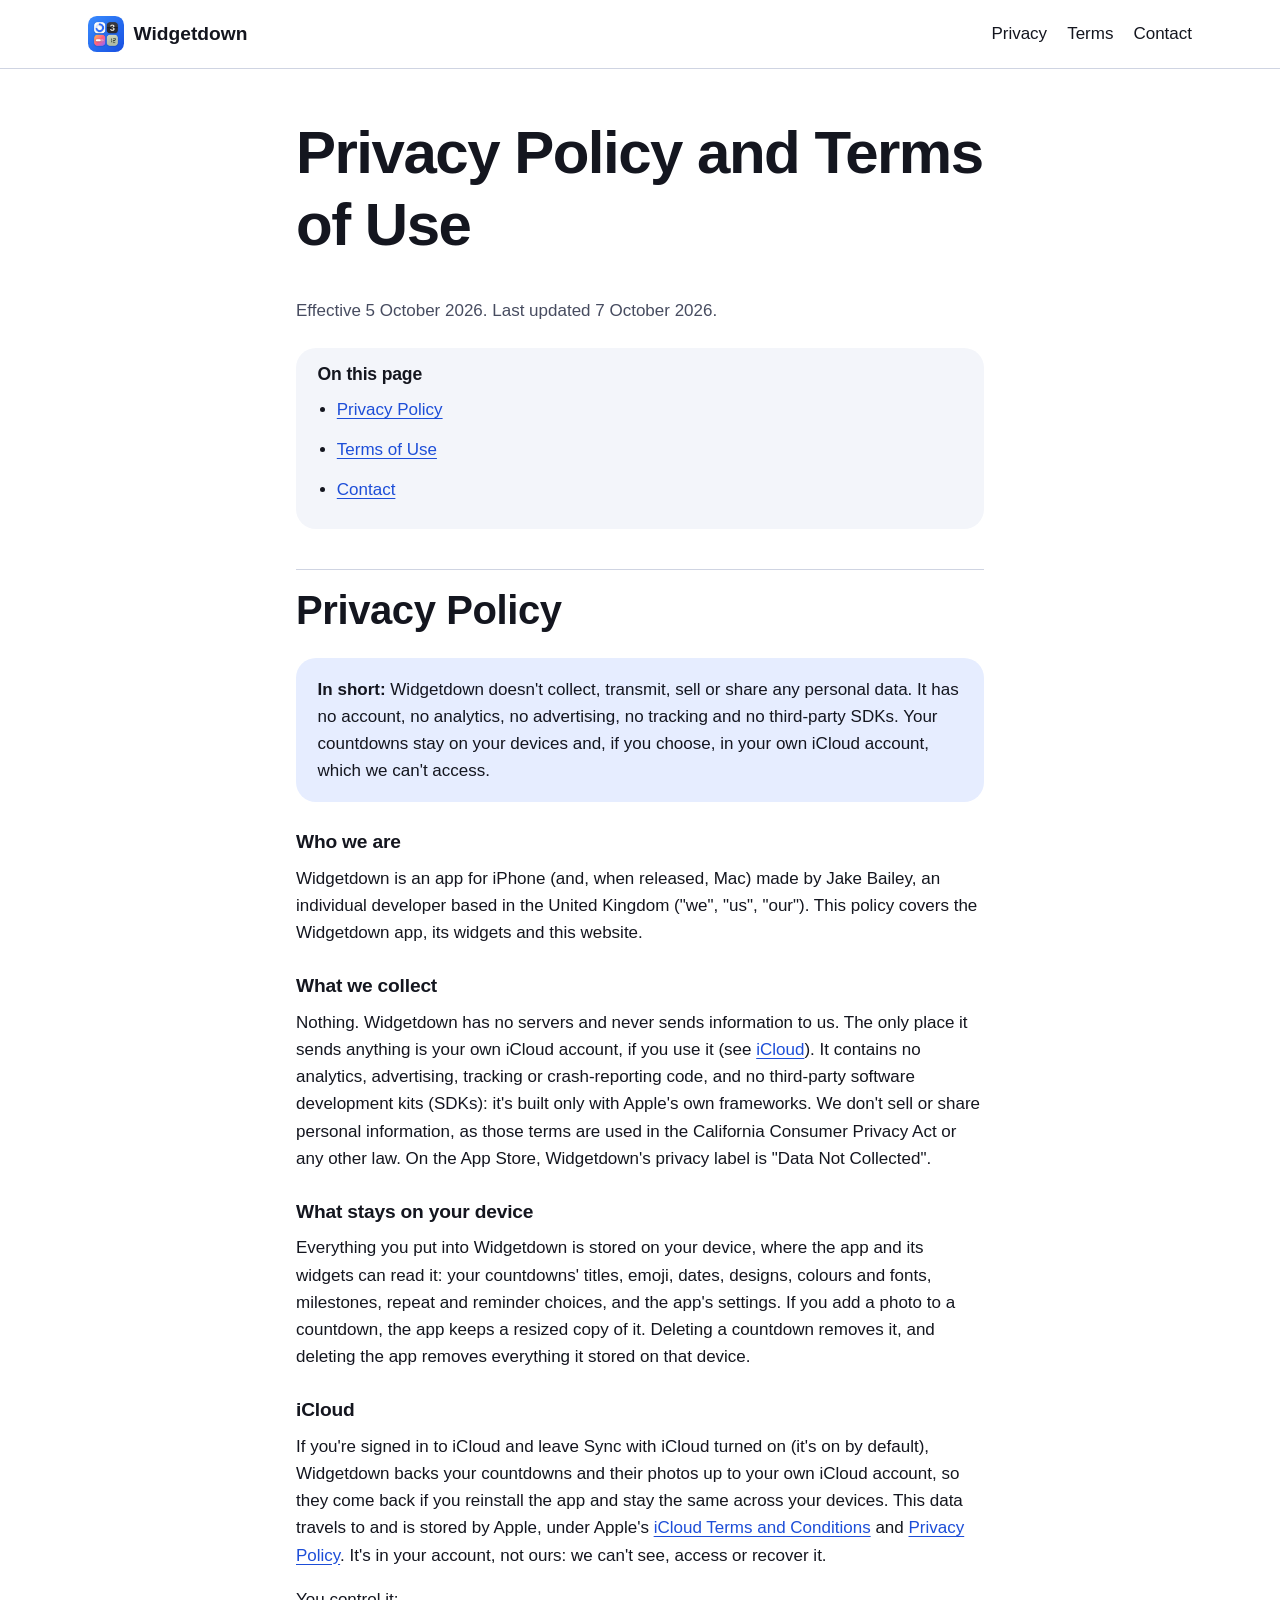
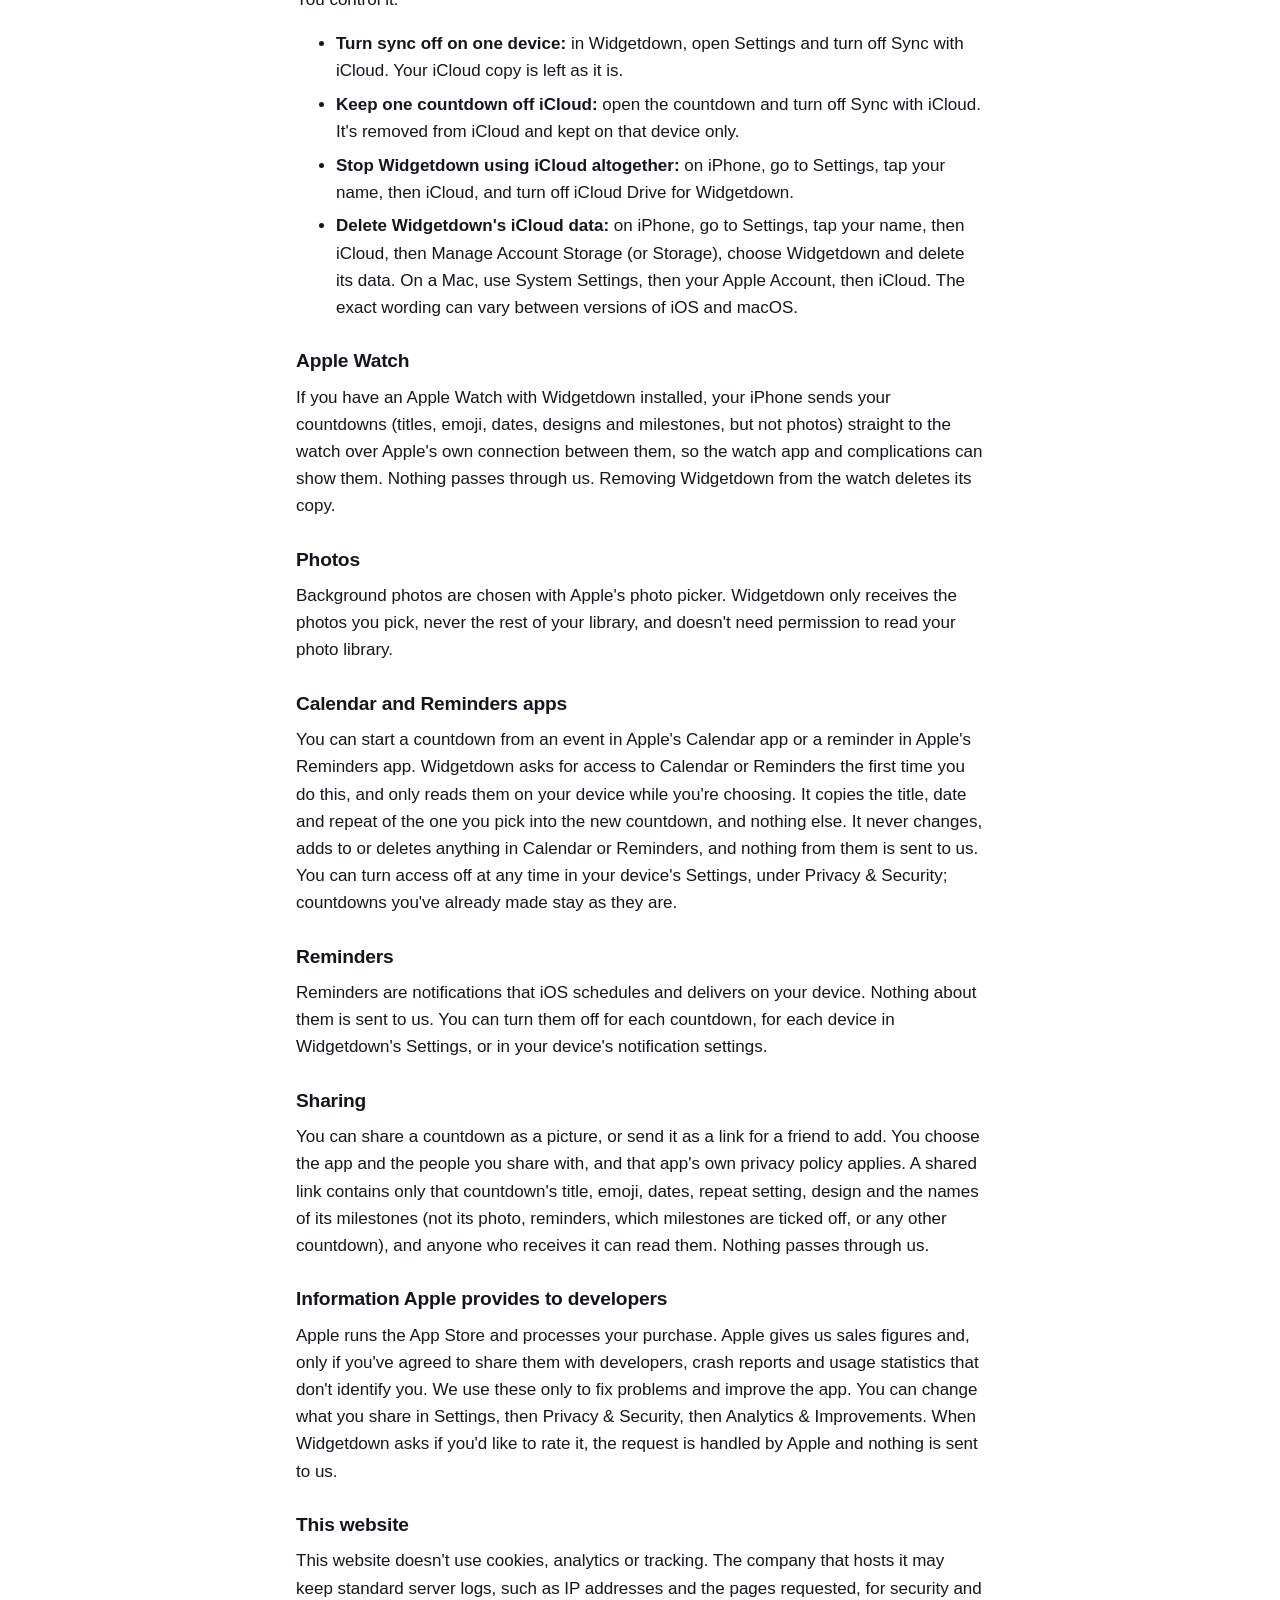
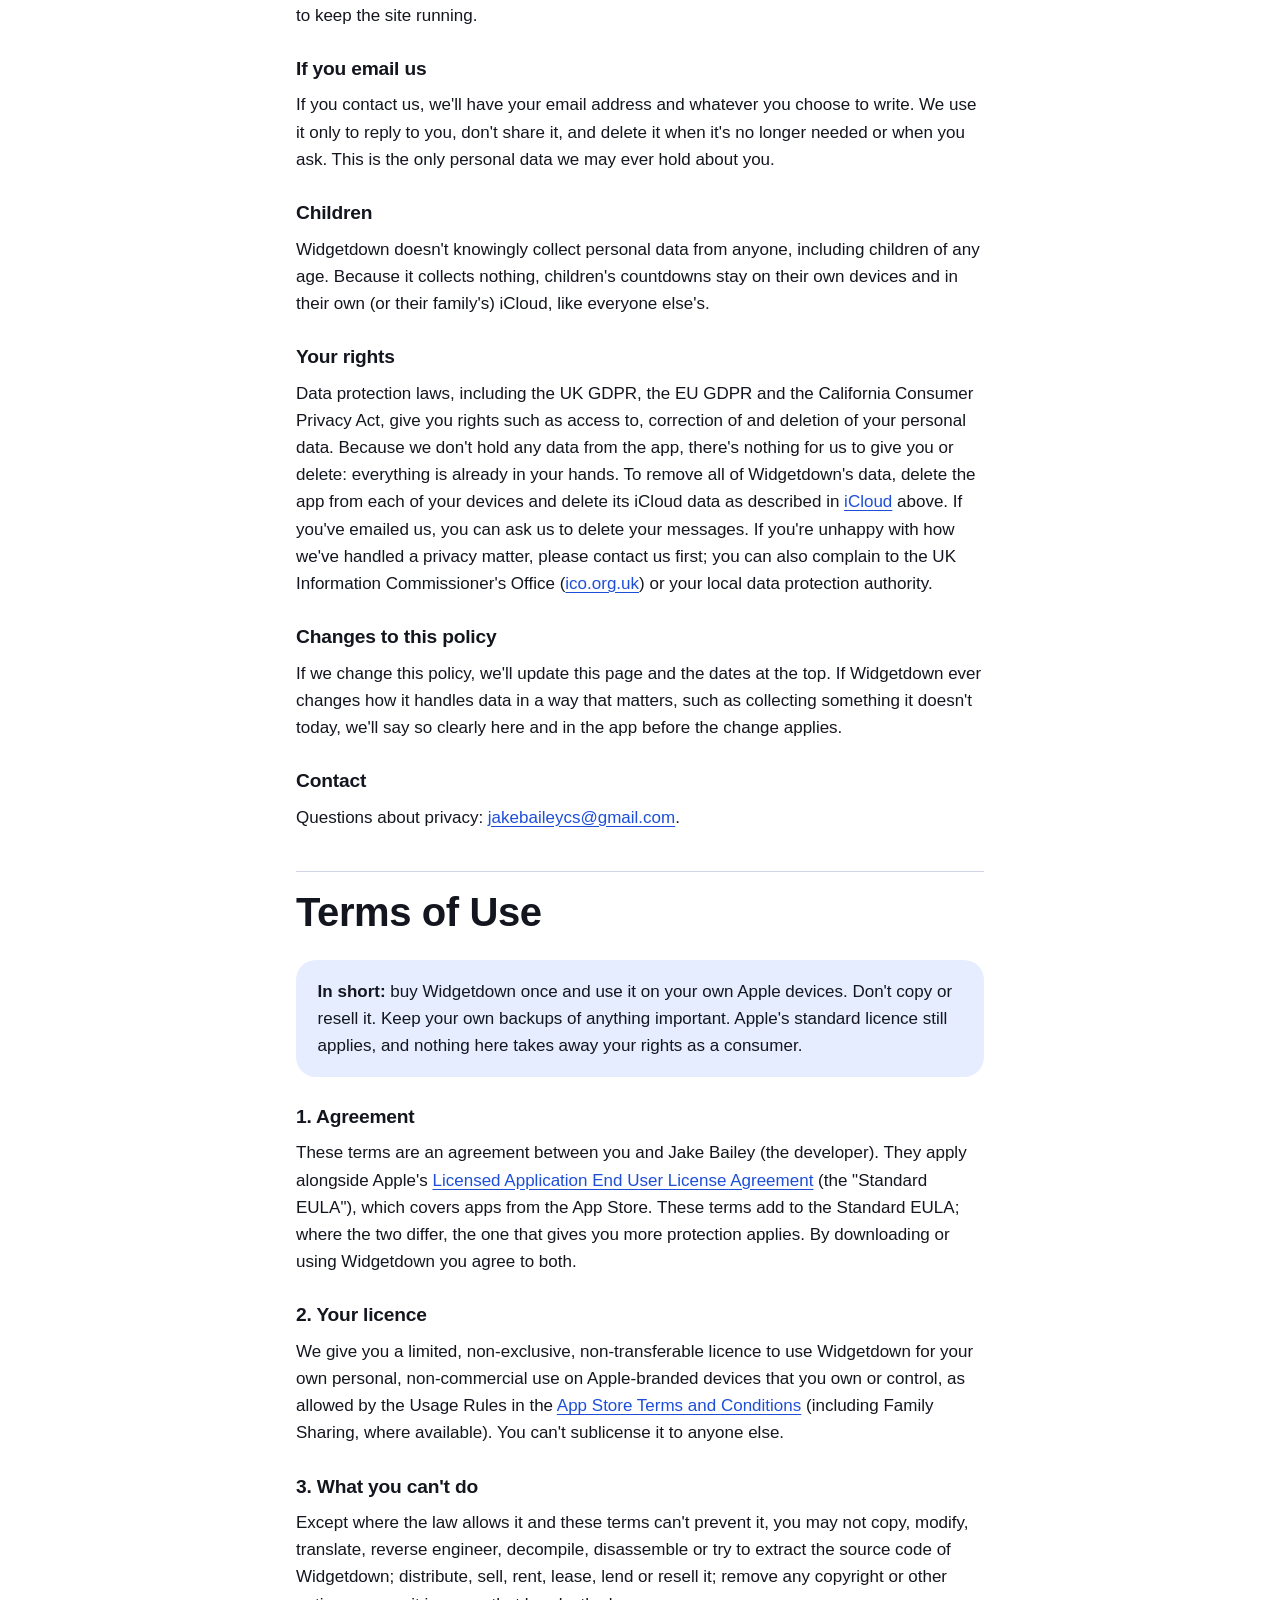
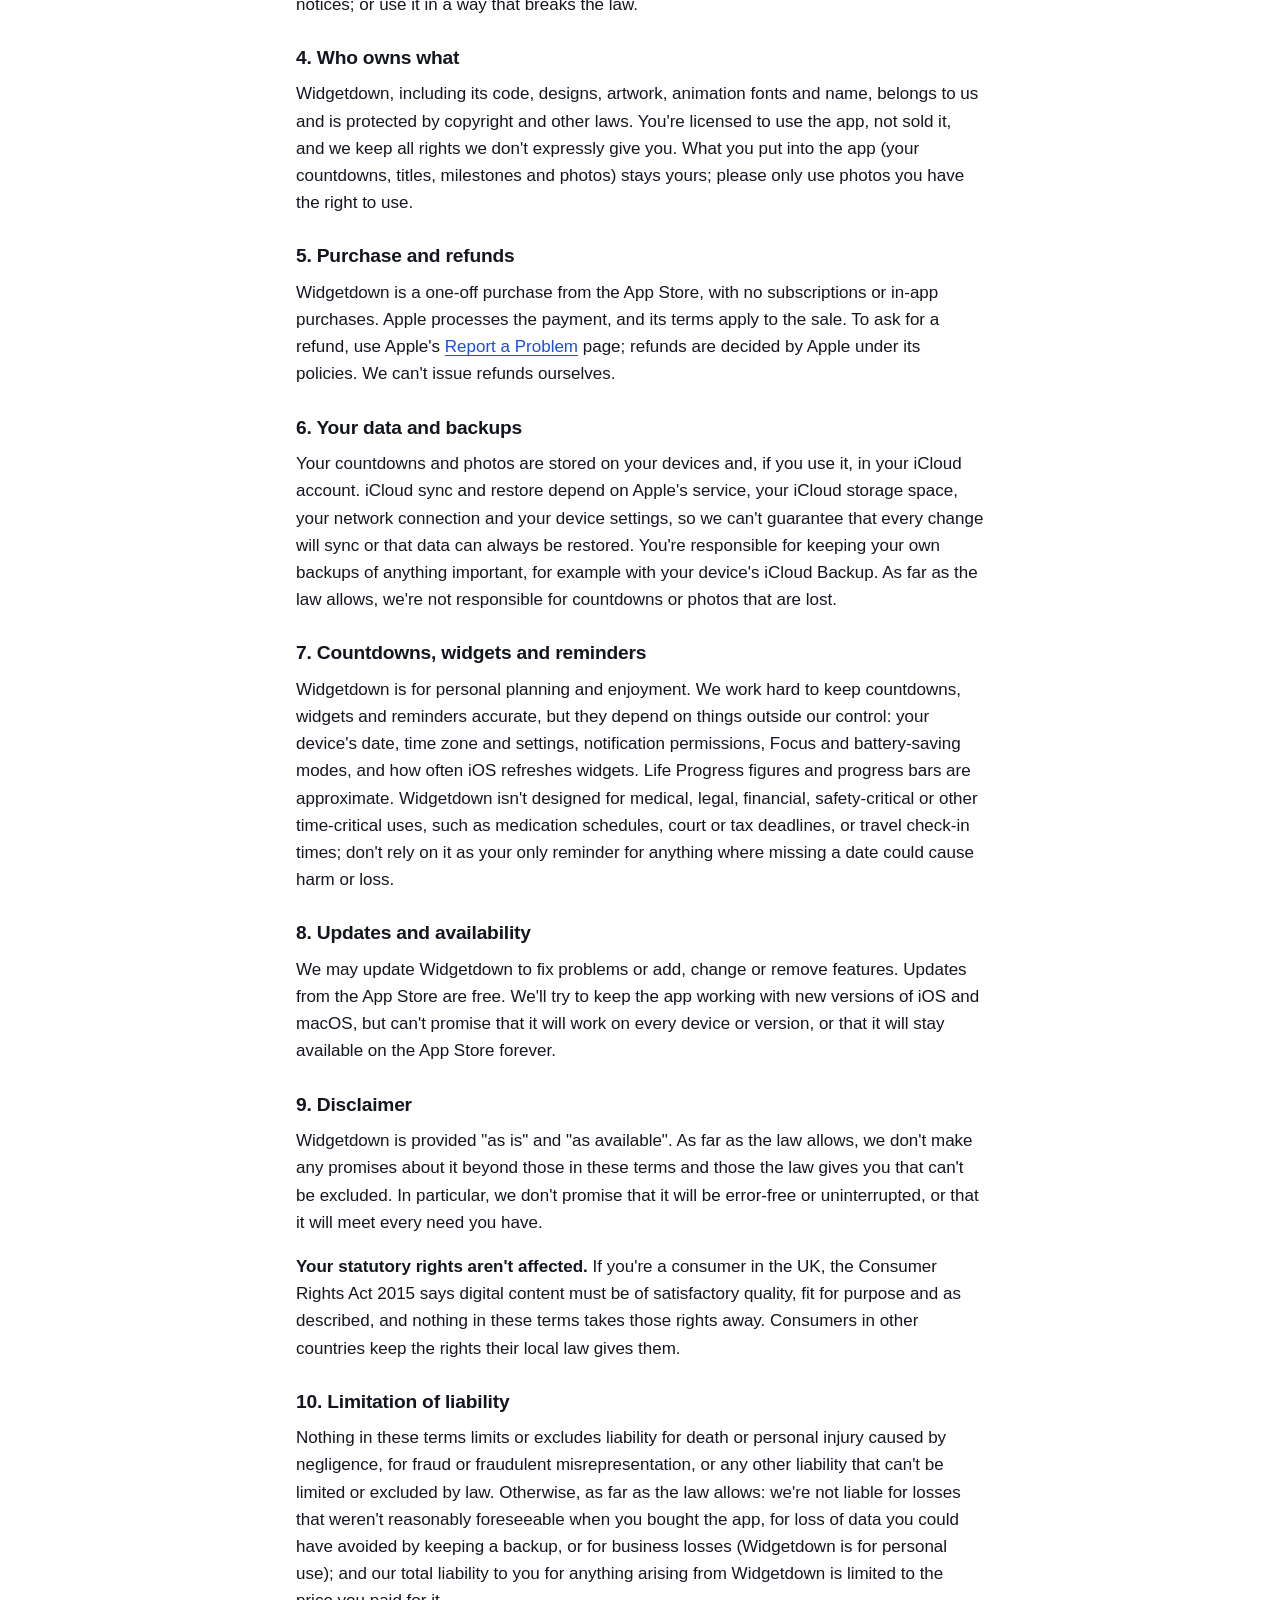
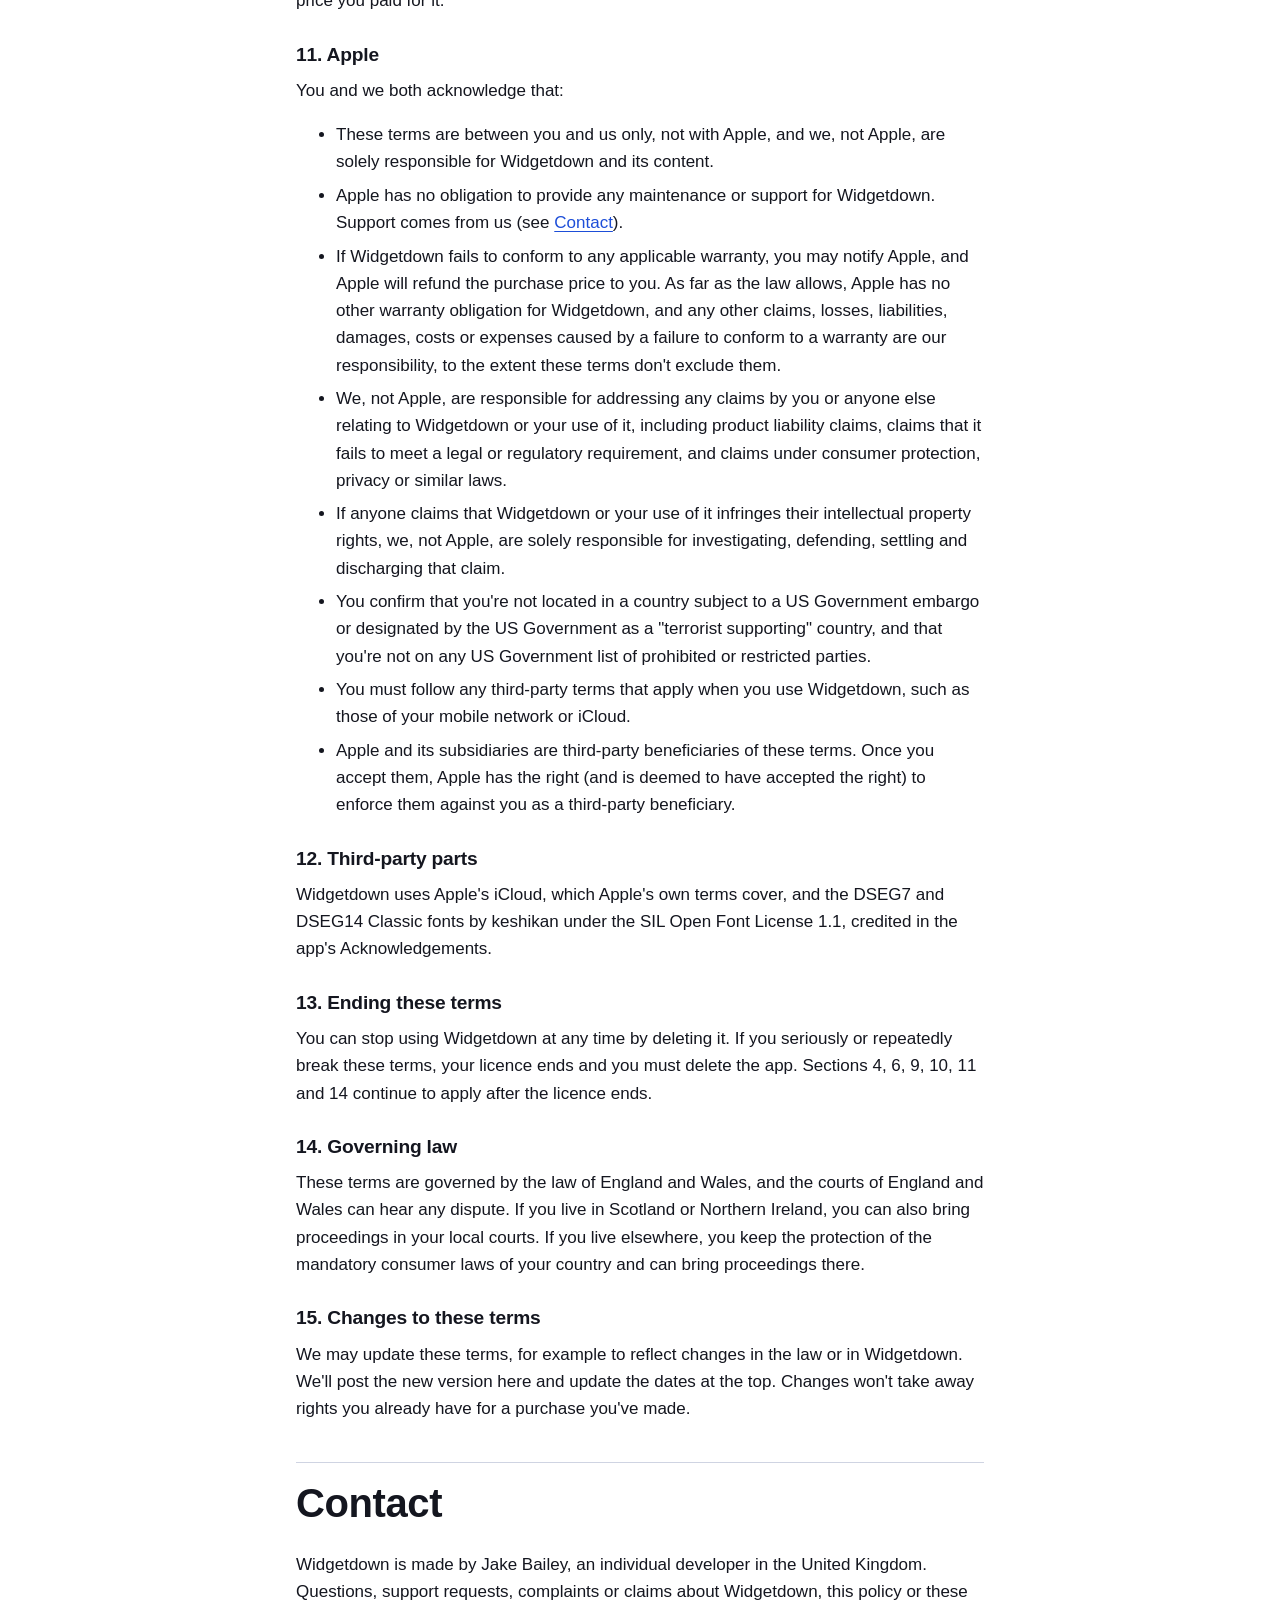
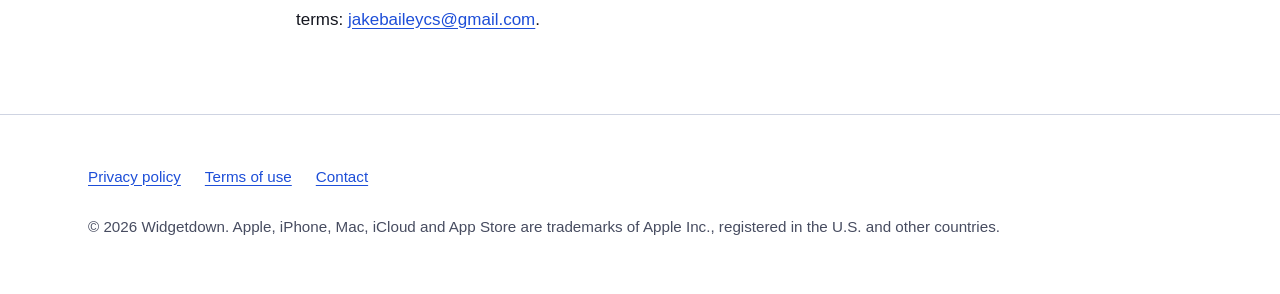
<file: index.html>
<!doctype html>
<html lang="en-GB">
<head>
  <meta charset="utf-8">
  <meta name="viewport" content="width=device-width, initial-scale=1">
  <title>Privacy Policy and Terms of Use – Widgetdown</title>
  <meta name="description" content="Widgetdown's privacy policy and terms of use. Widgetdown collects no personal data: your countdowns stay on your devices and in your own iCloud.">
  <meta name="color-scheme" content="light dark">
  <link rel="icon" href="[data-uri]" type="image/png">
  <style>
/* Widgetdown website. Colours are tokens, redefined for dark mode; every
   text/background pair meets WCAG 2.2 AA contrast (checked in both modes). */

:root {
  --bg: #ffffff;
  --bg-alt: #f3f5fa;
  --card: #ffffff;
  --text: #14161f;
  --text-muted: #474c60;
  --accent: #1d4ed8;
  --accent-ink: #ffffff;
  --accent-soft: #e6edff;
  --border: #cfd4e2;
  --focus: #1d4ed8;
  --shadow: 0 1px 2px rgb(20 22 31 / 6%), 0 8px 24px rgb(20 22 31 / 8%);
  --radius: 1.25rem;
  color-scheme: light;
}

@media (prefers-color-scheme: dark) {
  :root {
    --bg: #0e1017;
    --bg-alt: #161923;
    --card: #1b1f2b;
    --text: #f3f4f8;
    --text-muted: #b6bacb;
    --accent: #8db4ff;
    --accent-ink: #0e1017;
    --accent-soft: #1f2a45;
    --border: #353b4d;
    --focus: #8db4ff;
    --shadow: 0 1px 2px rgb(0 0 0 / 40%), 0 8px 24px rgb(0 0 0 / 35%);
    color-scheme: dark;
  }
}

*,
*::before,
*::after {
  box-sizing: border-box;
}

html {
  -webkit-text-size-adjust: 100%;
  text-size-adjust: 100%;
}

@media (prefers-reduced-motion: no-preference) {
  html {
    scroll-behavior: smooth;
  }
}

body {
  margin: 0;
  background: var(--bg);
  color: var(--text);
  font-family: -apple-system, BlinkMacSystemFont, "SF Pro Text", "Segoe UI", Roboto, "Helvetica Neue", Arial, sans-serif;
  font-size: 1.0625rem;
  line-height: 1.6;
}

img {
  display: block;
  max-width: 100%;
  height: auto;
}

a {
  color: var(--accent);
  text-underline-offset: 0.18em;
}

a:hover {
  text-decoration-thickness: 2px;
}

:focus-visible {
  outline: 3px solid var(--focus);
  outline-offset: 3px;
  border-radius: 0.375rem;
}

h1,
h2,
h3 {
  line-height: 1.2;
  letter-spacing: -0.01em;
  margin: 0 0 0.6em;
}

h1 {
  font-size: clamp(2.25rem, 1.6rem + 3vw, 3.75rem);
  letter-spacing: -0.025em;
}

h2 {
  font-size: clamp(1.75rem, 1.4rem + 1.6vw, 2.5rem);
}

h3 {
  font-size: 1.2rem;
}

p {
  margin: 0 0 1em;
}

/* Skip link: hidden until focused. */
.skip-link {
  position: absolute;
  left: 1rem;
  top: -10rem;
  z-index: 10;
  padding: 0.75rem 1rem;
  background: var(--accent);
  color: var(--accent-ink);
  font-weight: 600;
  border-radius: 0.5rem;
  text-decoration: none;
}

.skip-link:focus {
  top: 1rem;
}

.visually-hidden {
  position: absolute !important;
  width: 1px;
  height: 1px;
  padding: 0;
  margin: -1px;
  overflow: hidden;
  clip: rect(0 0 0 0);
  white-space: nowrap;
  border: 0;
}

.container {
  width: 100%;
  max-width: 72rem;
  margin: 0 auto;
  padding: 0 1rem;
}

@media (min-width: 40rem) {
  .container {
    padding: 0 1.5rem;
  }
}

/* Header */
.site-header {
  border-bottom: 1px solid var(--border);
  background: var(--bg);
}

.site-header .container {
  display: flex;
  flex-wrap: wrap;
  align-items: center;
  justify-content: space-between;
  gap: 0.5rem 1.5rem;
  padding-top: 0.75rem;
  padding-bottom: 0.75rem;
}

.brand {
  display: inline-flex;
  align-items: center;
  gap: 0.6rem;
  color: var(--text);
  font-weight: 700;
  font-size: 1.2rem;
  text-decoration: none;
  min-height: 2.75rem;
}

.brand img {
  width: 2.25rem;
  height: 2.25rem;
  border-radius: 0.55rem;
}

.site-nav ul {
  display: flex;
  flex-wrap: wrap;
  gap: 0.25rem 1.25rem;
  margin: 0;
  padding: 0;
  list-style: none;
}

.site-nav a {
  display: inline-flex;
  align-items: center;
  min-height: 2.75rem;
  color: var(--text);
  font-weight: 500;
  text-decoration: none;
}

.site-nav a:hover,
.site-nav a[aria-current="page"] {
  text-decoration: underline;
}

/* Hero */
.hero {
  background: var(--bg-alt);
  padding: 3rem 0 2rem;
}

.hero .container {
  display: grid;
  gap: 2rem;
  align-items: center;
}

@media (min-width: 52rem) {
  .hero .container {
    grid-template-columns: 1.15fr 0.85fr;
  }
}

.lead {
  font-size: 1.25rem;
  color: var(--text-muted);
  max-width: 34rem;
}

.price-callout {
  display: inline-flex;
  flex-wrap: wrap;
  align-items: baseline;
  gap: 0.25rem 0.75rem;
  margin: 0.5rem 0 1.25rem;
  padding: 0.85rem 1.25rem;
  background: var(--card);
  border: 1px solid var(--border);
  border-radius: var(--radius);
  box-shadow: var(--shadow);
}

.price-callout .price {
  font-size: 2.25rem;
  font-weight: 800;
  color: var(--accent);
  letter-spacing: -0.02em;
}

.price-callout .price-note {
  font-weight: 600;
}

.store-status {
  display: inline-block;
  margin: 0;
  padding: 0.7rem 1.2rem;
  border-radius: 999px;
  background: var(--text);
  color: var(--bg);
  font-weight: 600;
}

.hero-figure {
  margin: 0;
  justify-self: center;
  max-width: 20rem;
}

/* Sections */
section {
  padding: 4rem 0;
}

.section-intro {
  max-width: 44rem;
  color: var(--text-muted);
  font-size: 1.125rem;
}

.alt {
  background: var(--bg-alt);
}

/* Feature grid */
.features {
  display: grid;
  grid-template-columns: repeat(auto-fit, minmax(min(100%, 16rem), 1fr));
  gap: 1rem;
  margin: 2rem 0 0;
  padding: 0;
  list-style: none;
}

.features li {
  background: var(--card);
  border: 1px solid var(--border);
  border-radius: var(--radius);
  padding: 1.35rem;
  box-shadow: var(--shadow);
}

.features .icon {
  display: block;
  font-size: 1.75rem;
  line-height: 1;
  margin-bottom: 0.6rem;
}

.features h3 {
  margin-bottom: 0.4rem;
}

.features p {
  margin: 0;
  color: var(--text-muted);
}

/* Screenshots */
.gallery {
  display: grid;
  gap: 2.5rem;
  margin-top: 2rem;
}

.shot {
  margin: 0;
  display: grid;
  gap: 1.25rem;
  align-items: center;
}

@media (min-width: 52rem) {
  .shot {
    grid-template-columns: 1fr 1fr;
  }

  .shot.wide {
    grid-template-columns: 1fr;
  }

  .shot.flip .shot-image {
    order: 2;
  }
}

.shot-image {
  display: flex;
  justify-content: center;
}

.shot-image img {
  max-height: 34rem;
  width: auto;
}

.shot .shot-image img.mosaic {
  max-height: 46rem;
}

.shot.wide .shot-image img {
  width: 100%;
  max-height: none;
}

.shot img.screen {
  border-radius: 1.75rem;
  border: 1px solid var(--border);
  box-shadow: var(--shadow);
  max-height: 36rem;
}

.shot figcaption h3 {
  font-size: 1.35rem;
}

.shot figcaption p {
  color: var(--text-muted);
  margin: 0;
}

/* Pricing comparison */
.compare-wrap {
  margin-top: 2rem;
  background: var(--card);
  border: 1px solid var(--border);
  border-radius: var(--radius);
  box-shadow: var(--shadow);
  overflow: hidden;
}

table {
  width: 100%;
  border-collapse: collapse;
}

caption {
  text-align: left;
  padding: 1.1rem 1.25rem 0.5rem;
  font-weight: 700;
  font-size: 1.1rem;
}

th,
td {
  text-align: left;
  vertical-align: top;
  padding: 0.9rem 1.25rem;
  border-top: 1px solid var(--border);
}

thead th {
  color: var(--text-muted);
  font-size: 0.95rem;
  font-weight: 600;
}

tbody th {
  font-weight: 700;
}

.us td,
.us th {
  background: var(--accent-soft);
}

.us .price {
  color: var(--accent);
  font-weight: 800;
}

.footnote {
  margin-top: 1rem;
  font-size: 0.95rem;
  color: var(--text-muted);
}

.saving {
  margin-top: 2rem;
  font-size: 1.2rem;
  font-weight: 600;
}

/* Requirements */
.facts {
  display: grid;
  grid-template-columns: repeat(auto-fit, minmax(min(100%, 15rem), 1fr));
  gap: 1rem;
  margin: 1.5rem 0 0;
}

.facts div {
  background: var(--card);
  border: 1px solid var(--border);
  border-radius: var(--radius);
  padding: 1.1rem 1.25rem;
}

.facts dt {
  font-weight: 700;
}

.facts dd {
  margin: 0.2rem 0 0;
  color: var(--text-muted);
}

/* Footer */
.site-footer {
  border-top: 1px solid var(--border);
  padding: 2.5rem 0;
  color: var(--text-muted);
  font-size: 0.95rem;
}

.site-footer ul {
  display: flex;
  flex-wrap: wrap;
  gap: 0.25rem 1.5rem;
  margin: 0 0 1rem;
  padding: 0;
  list-style: none;
}

.site-footer a {
  display: inline-flex;
  align-items: center;
  min-height: 2.75rem;
}

/* Legal page */
.legal main {
  padding: 3rem 0 4rem;
}

.legal .prose {
  max-width: 46rem;
}

.legal .prose h2 {
  margin-top: 2.5rem;
  padding-top: 1rem;
  border-top: 1px solid var(--border);
}

.legal .prose h3 {
  margin-top: 1.75rem;
}

.legal .prose li {
  margin-bottom: 0.4rem;
}

.summary {
  background: var(--accent-soft);
  border-radius: var(--radius);
  padding: 1.1rem 1.35rem;
  margin: 1.25rem 0;
}

.summary p:last-child {
  margin-bottom: 0;
}

.toc {
  background: var(--bg-alt);
  border-radius: var(--radius);
  padding: 1rem 1.35rem;
  margin: 1.5rem 0;
}

.legal .prose .toc h2 {
  font-size: 1.1rem;
  margin: 0 0 0.5rem;
  padding: 0;
  border: 0;
}

.toc ul {
  margin: 0;
  padding-left: 1.2rem;
}

.toc a {
  display: inline-block;
  padding: 0.2rem 0;
}

.updated {
  color: var(--text-muted);
}

@media (forced-colors: active) {
  .features li,
  .compare-wrap,
  .price-callout,
  .facts div {
    border: 1px solid CanvasText;
  }
}

  </style>
  <!-- Generated from Website/legal.html by Tools/make_legal_site.py. Edit that, not this. -->
</head>
<body class="legal">
  <a class="skip-link" href="#main">Skip to main content</a>

  <header class="site-header">
    <div class="container">
      <span class="brand">
        <img src="[data-uri]" alt="" width="36" height="36">
        Widgetdown
      </span>
      <nav class="site-nav" aria-label="Main">
        <ul>
          <li><a href="#privacy">Privacy</a></li>
          <li><a href="#terms">Terms</a></li>
          <li><a href="#contact">Contact</a></li>
        </ul>
      </nav>
    </div>
  </header>

  <main id="main">
    <div class="container prose">
      <h1>Privacy Policy and Terms of Use</h1>
      <p class="updated">Effective 5 October 2026. Last updated 7 October 2026.</p>

      <nav class="toc" aria-labelledby="toc-title">
        <h2 id="toc-title">On this page</h2>
        <ul>
          <li><a href="#privacy">Privacy Policy</a></li>
          <li><a href="#terms">Terms of Use</a></li>
          <li><a href="#contact">Contact</a></li>
        </ul>
      </nav>

      <h2 id="privacy">Privacy Policy</h2>

      <div class="summary">
        <p><strong>In short:</strong> Widgetdown doesn't collect, transmit, sell or share any personal data. It has no account, no analytics, no advertising, no tracking and no third-party SDKs. Your countdowns stay on your devices and, if you choose, in your own iCloud account, which we can't access.</p>
      </div>

      <h3 id="privacy-who">Who we are</h3>
      <p>Widgetdown is an app for iPhone (and, when released, Mac) made by Jake Bailey, an individual developer based in the United Kingdom ("we", "us", "our"). This policy covers the Widgetdown app, its widgets and this website.</p>

      <h3 id="privacy-collect">What we collect</h3>
      <p>Nothing. Widgetdown has no servers and never sends information to us. The only place it sends anything is your own iCloud account, if you use it (see <a href="#privacy-icloud">iCloud</a>). It contains no analytics, advertising, tracking or crash-reporting code, and no third-party software development kits (SDKs): it's built only with Apple's own frameworks. We don't sell or share personal information, as those terms are used in the California Consumer Privacy Act or any other law. On the App Store, Widgetdown's privacy label is "Data Not Collected".</p>

      <h3 id="privacy-device">What stays on your device</h3>
      <p>Everything you put into Widgetdown is stored on your device, where the app and its widgets can read it: your countdowns' titles, emoji, dates, designs, colours and fonts, milestones, repeat and reminder choices, and the app's settings. If you add a photo to a countdown, the app keeps a resized copy of it. Deleting a countdown removes it, and deleting the app removes everything it stored on that device.</p>

      <h3 id="privacy-icloud">iCloud</h3>
      <p>If you're signed in to iCloud and leave Sync with iCloud turned on (it's on by default), Widgetdown backs your countdowns and their photos up to your own iCloud account, so they come back if you reinstall the app and stay the same across your devices. This data travels to and is stored by Apple, under Apple's <a href="https://www.apple.com/legal/internet-services/icloud/">iCloud Terms and Conditions</a> and <a href="https://www.apple.com/legal/privacy/">Privacy Policy</a>. It's in your account, not ours: we can't see, access or recover it.</p>
      <p>You control it:</p>
      <ul>
        <li><strong>Turn sync off on one device:</strong> in Widgetdown, open Settings and turn off Sync with iCloud. Your iCloud copy is left as it is.</li>
        <li><strong>Keep one countdown off iCloud:</strong> open the countdown and turn off Sync with iCloud. It's removed from iCloud and kept on that device only.</li>
        <li><strong>Stop Widgetdown using iCloud altogether:</strong> on iPhone, go to Settings, tap your name, then iCloud, and turn off iCloud Drive for Widgetdown.</li>
        <li><strong>Delete Widgetdown's iCloud data:</strong> on iPhone, go to Settings, tap your name, then iCloud, then Manage Account Storage (or Storage), choose Widgetdown and delete its data. On a Mac, use System Settings, then your Apple Account, then iCloud. The exact wording can vary between versions of iOS and macOS.</li>
      </ul>

      <h3 id="privacy-watch">Apple Watch</h3>
      <p>If you have an Apple Watch with Widgetdown installed, your iPhone sends your countdowns (titles, emoji, dates, designs and milestones, but not photos) straight to the watch over Apple's own connection between them, so the watch app and complications can show them. Nothing passes through us. Removing Widgetdown from the watch deletes its copy.</p>

      <h3 id="privacy-photos">Photos</h3>
      <p>Background photos are chosen with Apple's photo picker. Widgetdown only receives the photos you pick, never the rest of your library, and doesn't need permission to read your photo library.</p>

      <h3 id="privacy-calendar">Calendar and Reminders apps</h3>
      <p>You can start a countdown from an event in Apple's Calendar app or a reminder in Apple's Reminders app. Widgetdown asks for access to Calendar or Reminders the first time you do this, and only reads them on your device while you're choosing. It copies the title, date and repeat of the one you pick into the new countdown, and nothing else. It never changes, adds to or deletes anything in Calendar or Reminders, and nothing from them is sent to us. You can turn access off at any time in your device's Settings, under Privacy &amp; Security; countdowns you've already made stay as they are.</p>

      <h3 id="privacy-reminders">Reminders</h3>
      <p>Reminders are notifications that iOS schedules and delivers on your device. Nothing about them is sent to us. You can turn them off for each countdown, for each device in Widgetdown's Settings, or in your device's notification settings.</p>

      <h3 id="privacy-sharing">Sharing</h3>
      <p>You can share a countdown as a picture, or send it as a link for a friend to add. You choose the app and the people you share with, and that app's own privacy policy applies. A shared link contains only that countdown's title, emoji, dates, repeat setting, design and the names of its milestones (not its photo, reminders, which milestones are ticked off, or any other countdown), and anyone who receives it can read them. Nothing passes through us.</p>

      <h3 id="privacy-apple">Information Apple provides to developers</h3>
      <p>Apple runs the App Store and processes your purchase. Apple gives us sales figures and, only if you've agreed to share them with developers, crash reports and usage statistics that don't identify you. We use these only to fix problems and improve the app. You can change what you share in Settings, then Privacy &amp; Security, then Analytics &amp; Improvements. When Widgetdown asks if you'd like to rate it, the request is handled by Apple and nothing is sent to us.</p>

      <h3 id="privacy-website">This website</h3>
      <p>This website doesn't use cookies, analytics or tracking. The company that hosts it may keep standard server logs, such as IP addresses and the pages requested, for security and to keep the site running.</p>

      <h3 id="privacy-email">If you email us</h3>
      <p>If you contact us, we'll have your email address and whatever you choose to write. We use it only to reply to you, don't share it, and delete it when it's no longer needed or when you ask. This is the only personal data we may ever hold about you.</p>

      <h3 id="privacy-children">Children</h3>
      <p>Widgetdown doesn't knowingly collect personal data from anyone, including children of any age. Because it collects nothing, children's countdowns stay on their own devices and in their own (or their family's) iCloud, like everyone else's.</p>

      <h3 id="privacy-rights">Your rights</h3>
      <p>Data protection laws, including the UK GDPR, the EU GDPR and the California Consumer Privacy Act, give you rights such as access to, correction of and deletion of your personal data. Because we don't hold any data from the app, there's nothing for us to give you or delete: everything is already in your hands. To remove all of Widgetdown's data, delete the app from each of your devices and delete its iCloud data as described in <a href="#privacy-icloud">iCloud</a> above. If you've emailed us, you can ask us to delete your messages. If you're unhappy with how we've handled a privacy matter, please contact us first; you can also complain to the UK Information Commissioner's Office (<a href="https://ico.org.uk/">ico.org.uk</a>) or your local data protection authority.</p>

      <h3 id="privacy-changes">Changes to this policy</h3>
      <p>If we change this policy, we'll update this page and the dates at the top. If Widgetdown ever changes how it handles data in a way that matters, such as collecting something it doesn't today, we'll say so clearly here and in the app before the change applies.</p>

      <h3 id="privacy-contact">Contact</h3>
      <p>Questions about privacy: <a href="mailto:jakebaileycs@gmail.com">jakebaileycs@gmail.com</a>.</p>

      <h2 id="terms">Terms of Use</h2>

      <div class="summary">
        <p><strong>In short:</strong> buy Widgetdown once and use it on your own Apple devices. Don't copy or resell it. Keep your own backups of anything important. Apple's standard licence still applies, and nothing here takes away your rights as a consumer.</p>
      </div>

      <h3 id="terms-agreement">1. Agreement</h3>
      <p>These terms are an agreement between you and Jake Bailey (the developer). They apply alongside Apple's <a href="https://www.apple.com/legal/internet-services/itunes/dev/stdeula/">Licensed Application End User License Agreement</a> (the "Standard EULA"), which covers apps from the App Store. These terms add to the Standard EULA; where the two differ, the one that gives you more protection applies. By downloading or using Widgetdown you agree to both.</p>

      <h3 id="terms-licence">2. Your licence</h3>
      <p>We give you a limited, non-exclusive, non-transferable licence to use Widgetdown for your own personal, non-commercial use on Apple-branded devices that you own or control, as allowed by the Usage Rules in the <a href="https://www.apple.com/legal/internet-services/itunes/">App Store Terms and Conditions</a> (including Family Sharing, where available). You can't sublicense it to anyone else.</p>

      <h3 id="terms-restrictions">3. What you can't do</h3>
      <p>Except where the law allows it and these terms can't prevent it, you may not copy, modify, translate, reverse engineer, decompile, disassemble or try to extract the source code of Widgetdown; distribute, sell, rent, lease, lend or resell it; remove any copyright or other notices; or use it in a way that breaks the law.</p>

      <h3 id="terms-ownership">4. Who owns what</h3>
      <p>Widgetdown, including its code, designs, artwork, animation fonts and name, belongs to us and is protected by copyright and other laws. You're licensed to use the app, not sold it, and we keep all rights we don't expressly give you. What you put into the app (your countdowns, titles, milestones and photos) stays yours; please only use photos you have the right to use.</p>

      <h3 id="terms-purchase">5. Purchase and refunds</h3>
      <p>Widgetdown is a one-off purchase from the App Store, with no subscriptions or in-app purchases. Apple processes the payment, and its terms apply to the sale. To ask for a refund, use Apple's <a href="https://reportaproblem.apple.com/">Report a Problem</a> page; refunds are decided by Apple under its policies. We can't issue refunds ourselves.</p>

      <h3 id="terms-backups">6. Your data and backups</h3>
      <p>Your countdowns and photos are stored on your devices and, if you use it, in your iCloud account. iCloud sync and restore depend on Apple's service, your iCloud storage space, your network connection and your device settings, so we can't guarantee that every change will sync or that data can always be restored. You're responsible for keeping your own backups of anything important, for example with your device's iCloud Backup. As far as the law allows, we're not responsible for countdowns or photos that are lost.</p>

      <h3 id="terms-accuracy">7. Countdowns, widgets and reminders</h3>
      <p>Widgetdown is for personal planning and enjoyment. We work hard to keep countdowns, widgets and reminders accurate, but they depend on things outside our control: your device's date, time zone and settings, notification permissions, Focus and battery-saving modes, and how often iOS refreshes widgets. Life Progress figures and progress bars are approximate. Widgetdown isn't designed for medical, legal, financial, safety-critical or other time-critical uses, such as medication schedules, court or tax deadlines, or travel check-in times; don't rely on it as your only reminder for anything where missing a date could cause harm or loss.</p>

      <h3 id="terms-updates">8. Updates and availability</h3>
      <p>We may update Widgetdown to fix problems or add, change or remove features. Updates from the App Store are free. We'll try to keep the app working with new versions of iOS and macOS, but can't promise that it will work on every device or version, or that it will stay available on the App Store forever.</p>

      <h3 id="terms-warranty">9. Disclaimer</h3>
      <p>Widgetdown is provided "as is" and "as available". As far as the law allows, we don't make any promises about it beyond those in these terms and those the law gives you that can't be excluded. In particular, we don't promise that it will be error-free or uninterrupted, or that it will meet every need you have.</p>
      <p><strong>Your statutory rights aren't affected.</strong> If you're a consumer in the UK, the Consumer Rights Act 2015 says digital content must be of satisfactory quality, fit for purpose and as described, and nothing in these terms takes those rights away. Consumers in other countries keep the rights their local law gives them.</p>

      <h3 id="terms-liability">10. Limitation of liability</h3>
      <p>Nothing in these terms limits or excludes liability for death or personal injury caused by negligence, for fraud or fraudulent misrepresentation, or any other liability that can't be limited or excluded by law. Otherwise, as far as the law allows: we're not liable for losses that weren't reasonably foreseeable when you bought the app, for loss of data you could have avoided by keeping a backup, or for business losses (Widgetdown is for personal use); and our total liability to you for anything arising from Widgetdown is limited to the price you paid for it.</p>

      <h3 id="terms-apple">11. Apple</h3>
      <p>You and we both acknowledge that:</p>
      <ul>
        <li>These terms are between you and us only, not with Apple, and we, not Apple, are solely responsible for Widgetdown and its content.</li>
        <li>Apple has no obligation to provide any maintenance or support for Widgetdown. Support comes from us (see <a href="#contact">Contact</a>).</li>
        <li>If Widgetdown fails to conform to any applicable warranty, you may notify Apple, and Apple will refund the purchase price to you. As far as the law allows, Apple has no other warranty obligation for Widgetdown, and any other claims, losses, liabilities, damages, costs or expenses caused by a failure to conform to a warranty are our responsibility, to the extent these terms don't exclude them.</li>
        <li>We, not Apple, are responsible for addressing any claims by you or anyone else relating to Widgetdown or your use of it, including product liability claims, claims that it fails to meet a legal or regulatory requirement, and claims under consumer protection, privacy or similar laws.</li>
        <li>If anyone claims that Widgetdown or your use of it infringes their intellectual property rights, we, not Apple, are solely responsible for investigating, defending, settling and discharging that claim.</li>
        <li>You confirm that you're not located in a country subject to a US Government embargo or designated by the US Government as a "terrorist supporting" country, and that you're not on any US Government list of prohibited or restricted parties.</li>
        <li>You must follow any third-party terms that apply when you use Widgetdown, such as those of your mobile network or iCloud.</li>
        <li>Apple and its subsidiaries are third-party beneficiaries of these terms. Once you accept them, Apple has the right (and is deemed to have accepted the right) to enforce them against you as a third-party beneficiary.</li>
      </ul>

      <h3 id="terms-third-party">12. Third-party parts</h3>
      <p>Widgetdown uses Apple's iCloud, which Apple's own terms cover, and the DSEG7 and DSEG14 Classic fonts by keshikan under the SIL Open Font License 1.1, credited in the app's Acknowledgements.</p>

      <h3 id="terms-ending">13. Ending these terms</h3>
      <p>You can stop using Widgetdown at any time by deleting it. If you seriously or repeatedly break these terms, your licence ends and you must delete the app. Sections 4, 6, 9, 10, 11 and 14 continue to apply after the licence ends.</p>

      <h3 id="terms-law">14. Governing law</h3>
      <p>These terms are governed by the law of England and Wales, and the courts of England and Wales can hear any dispute. If you live in Scotland or Northern Ireland, you can also bring proceedings in your local courts. If you live elsewhere, you keep the protection of the mandatory consumer laws of your country and can bring proceedings there.</p>

      <h3 id="terms-changes">15. Changes to these terms</h3>
      <p>We may update these terms, for example to reflect changes in the law or in Widgetdown. We'll post the new version here and update the dates at the top. Changes won't take away rights you already have for a purchase you've made.</p>

      <h2 id="contact">Contact</h2>
      <p>Widgetdown is made by Jake Bailey, an individual developer in the United Kingdom. Questions, support requests, complaints or claims about Widgetdown, this policy or these terms: <a href="mailto:jakebaileycs@gmail.com">jakebaileycs@gmail.com</a>.</p>
    </div>
  </main>

  <footer class="site-footer">
    <div class="container">
      <nav aria-label="Footer">
        <ul>
          <li><a href="#privacy">Privacy policy</a></li>
          <li><a href="#terms">Terms of use</a></li>
          <li><a href="mailto:jakebaileycs@gmail.com">Contact</a></li>
        </ul>
      </nav>
      <p>© 2026 Widgetdown. Apple, iPhone, Mac, iCloud and App Store are trademarks of Apple Inc., registered in the U.S. and other countries.</p>
    </div>
  </footer>
</body>
</html>
</file>
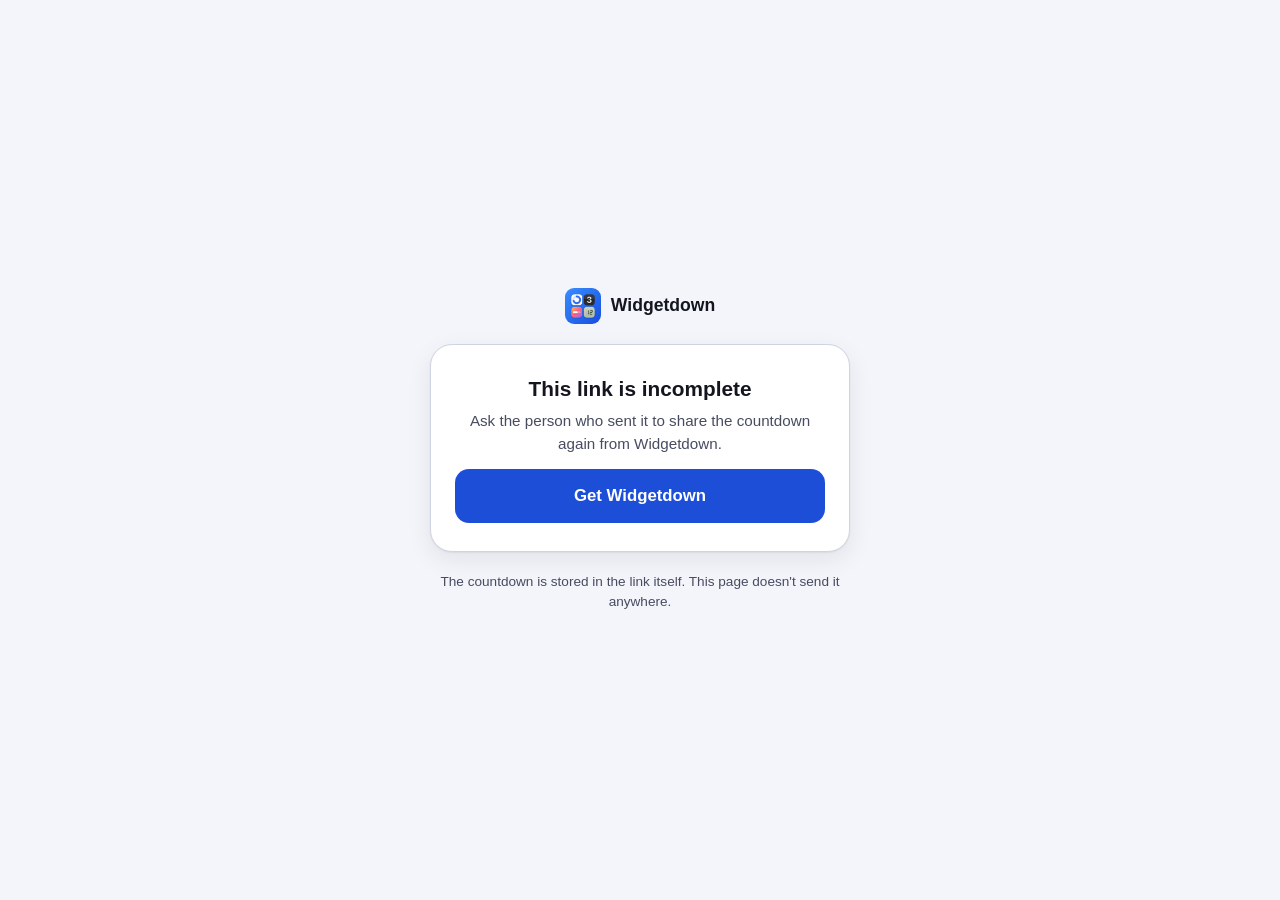
<file: add/index.html>
<!doctype html>
<html lang="en">
<head>
<meta charset="utf-8">
<meta name="viewport" content="width=device-width, initial-scale=1">
<title>A Countdown for You – Widgetdown</title>
<meta name="description" content="Someone shared a countdown with you. Add it to Widgetdown.">
<meta name="robots" content="noindex">
<link rel="icon" href="[data-uri]">
<!--
  The page a shared countdown's link opens when Widgetdown isn't installed
  (with it installed, iOS opens the app instead: a Universal Link). The
  countdown is in the link after "#", which the browser never sends to the
  server, so nothing is uploaded. Kept in the app's repo at
  "Legal Site/add/index.html"; it reads the compact format in
  Shared/DeepLink.swift (SharedCountdown.Compact) and the older full one.
-->
<style>
:root {
  --bg: #f3f5fa; --card: #ffffff; --text: #14161f; --muted: #474c60;
  --accent: #1d4ed8; --accent-ink: #ffffff; --border: #cfd4e2;
  --shadow: 0 1px 2px rgb(20 22 31 / 6%), 0 8px 24px rgb(20 22 31 / 8%);
}
@media (prefers-color-scheme: dark) {
  :root {
    --bg: #0e1017; --card: #1b1f2b; --text: #f3f4f8; --muted: #b6bacb;
    --accent: #8db4ff; --accent-ink: #0e1017; --border: #353b4d;
    --shadow: 0 1px 2px rgb(0 0 0 / 40%), 0 8px 24px rgb(0 0 0 / 35%);
  }
}
* { box-sizing: border-box; }
body {
  margin: 0; min-height: 100vh; display: grid; place-items: center; padding: 24px 16px;
  background: var(--bg); color: var(--text);
  font-family: -apple-system, BlinkMacSystemFont, "SF Pro Text", "Segoe UI", Roboto, "Helvetica Neue", Arial, sans-serif;
  line-height: 1.5;
}
main { width: 100%; max-width: 420px; text-align: center; }
.brand { display: inline-flex; align-items: center; gap: 10px; font-weight: 700; font-size: 1.1rem; margin-bottom: 20px; }
.brand img { width: 36px; height: 36px; border-radius: 9px; }
.card { background: var(--card); border: 1px solid var(--border); border-radius: 22px; box-shadow: var(--shadow); padding: 28px 24px; }
.lead { color: var(--muted); margin: 0 0 14px; font-size: 0.95rem; }
.emoji { font-size: 3rem; line-height: 1; margin-bottom: 8px; }
h1 { font-size: 1.6rem; margin: 0 0 6px; overflow-wrap: anywhere; }
.date { color: var(--muted); margin: 0; }
.figure { font-size: 3.2rem; font-weight: 800; letter-spacing: -0.02em; margin: 14px 0 0; font-variant-numeric: tabular-nums; }
.unit { color: var(--muted); margin: 0 0 22px; }
.button {
  display: block; text-decoration: none; font-weight: 600; font-size: 1.05rem;
  background: var(--accent); color: var(--accent-ink); padding: 14px 18px; border-radius: 14px;
}
.button:focus-visible, a:focus-visible { outline: 3px solid var(--accent); outline-offset: 3px; }
.secondary { display: block; margin-top: 14px; color: var(--accent); font-weight: 600; text-decoration: none; }
.small { color: var(--muted); font-size: 0.85rem; margin: 20px 4px 0; }
.error h1 { font-size: 1.3rem; }
</style>
</head>
<body>
<main>
  <div class="brand"><img src="[data-uri]" alt=""> Widgetdown</div>
  <div class="card" id="card">
    <p class="lead">Someone shared a countdown with you</p>
    <div class="emoji" id="emoji" hidden></div>
    <h1 id="title">A countdown</h1>
    <p class="date" id="date"></p>
    <p class="figure" id="figure" hidden></p>
    <p class="unit" id="unit" hidden></p>
    <a class="button" id="add" href="widgetdown://new">Add to Widgetdown</a>
    <a class="secondary" href="https://apps.apple.com/app/id6818768673">Don't have Widgetdown? Get it on the App Store</a>
  </div>
  <p class="small">The countdown is stored in the link itself. This page doesn't send it anywhere.</p>
</main>
<script>
(function () {
  function decode(text) {
    var base64 = text.replace(/-/g, "+").replace(/_/g, "/");
    while (base64.length % 4) base64 += "=";
    var bytes = Uint8Array.from(atob(base64), function (c) { return c.charCodeAt(0); });
    var data = JSON.parse(new TextDecoder().decode(bytes));
    if (data.v === 2) return { title: data.t, emoji: data.e, date: data.d, countsUp: !!data.u, repeats: !!data.r, period: !!data.p };
    return { title: data.title, emoji: data.emoji, date: data.targetDate, countsUp: !!data.countUp, repeats: !!data.repeatRule, period: !!data.period };
  }

  // Preset themes' colours, as in TimerStyle.swift (StyleTheme.all).
  var THEMES = {
    system: [[], null], sunset: [["#FF7E5F", "#FEB47B"], "#FFFFFF"], ocean: [["#2193B0", "#6DD5ED"], "#FFFFFF"],
    forest: [["#134E5E", "#71B280"], "#FFFFFF"], grape: [["#8E2DE2", "#4A00E0"], "#FFFFFF"],
    midnight: [["#0F2027", "#2C5364"], "#FFFFFF"], fire: [["#FF512F", "#DD2476"], "#FFFFFF"],
    peach: [["#FFDDE1", "#EE9CA7"], "#5A2A35"], mint: [["#D4FC79", "#96E6A1"], "#1F3B2C"],
    ink: [["#1C1C1E"], "#FFFFFF"], paper: [["#F5F1E8"], "#2B2B2B"]
  };

  function base64url(text) {
    var bytes = new TextEncoder().encode(text), binary = "";
    for (var i = 0; i < bytes.length; i++) binary += String.fromCharCode(bytes[i]);
    return btoa(binary).replace(/\+/g, "-").replace(/\//g, "_").replace(/=+$/, "");
  }

  // The short form (SharedCountdown.Compact) turned back into the full one.
  function fullPayload(text) {
    try {
      var base64 = text.replace(/-/g, "+").replace(/_/g, "/");
      while (base64.length % 4) base64 += "=";
      var data = JSON.parse(new TextDecoder().decode(Uint8Array.from(atob(base64), function (c) { return c.charCodeAt(0); })));
      if (data.v !== 2) return null;
      var y = data.y || {};
      var style = { design: y.v || "classic", font: y.f || "rounded", units: y.n || "days", showsProgress: y.b !== "0",
                    photoDim: 0.3, photoFocusX: 0.5, photoFocusY: 0.5, photoZoom: 1 };
      if (y.h === "custom") {
        style.backgroundColors = (y.c ? y.c.split(",") : []).map(function (c) { return "#" + c; });
        if (y.x) style.textColor = "#" + y.x;
      } else {
        var id = y.h || "system", theme = THEMES[id] || THEMES.system;
        style.themeID = id;
        style.backgroundColors = theme[0];
        if (theme[1]) style.textColor = theme[1];
      }
      var extras = { tf: "ticketFrom", tt: "ticketTo", tn: "ticketFlight", ts: "ticketSeat", o: "decoration" };
      for (var key in extras) if (y[key]) style[extras[key]] = y[key];
      if (y.a) style.adventTapToOpen = y.a === "1";
      var full = { title: data.t, targetDate: data.d, startDate: data.s || data.d, style: style };
      if (data.e) full.emoji = data.e;
      if (data.r) full.repeatRule = data.r;
      if (data.p) full.period = data.p;
      if (data.m) full.steps = data.m;
      if (data.u) full.countUp = true;
      if (data.h) full.holiday = data.h;
      return base64url(JSON.stringify(full));
    } catch (e) {
      return null;
    }
  }

  var payload = location.hash.replace(/^#/, "");
  var card = document.getElementById("card");
  if (!payload) return showError();
  var countdown;
  try { countdown = decode(payload); } catch (e) { return showError(); }

  // The button uses the older full format, which every version of the app
  // reads (1.0 doesn't know the short one); newer versions read both.
  document.getElementById("add").href = "widgetdown://add?c=" + (fullPayload(payload) || payload);
  document.title = (countdown.title || "A countdown") + " – Widgetdown";
  document.getElementById("title").textContent = countdown.title || "A countdown";
  if (countdown.emoji) {
    var emoji = document.getElementById("emoji");
    emoji.textContent = countdown.emoji;
    emoji.hidden = false;
  }
  if (countdown.period) return; // Life Progress: no single date to show.

  var target = new Date(countdown.date * 1000);
  var dateText = target.toLocaleDateString(undefined, { weekday: "long", day: "numeric", month: "long", year: "numeric" });
  var startOfToday = new Date(); startOfToday.setHours(0, 0, 0, 0);
  var targetDay = new Date(target); targetDay.setHours(0, 0, 0, 0);
  var days = Math.round((targetDay - startOfToday) / 86400000);

  if (countdown.countsUp) {
    document.getElementById("date").textContent = "Since " + dateText;
    show(Math.max(0, -days), Math.max(0, -days) === 1 ? "day since" : "days since");
  } else if (countdown.repeats && days < 0) {
    // A repeating countdown's next date is worked out in the app.
    document.getElementById("date").textContent = "Every year, or as set in the app";
  } else {
    document.getElementById("date").textContent = dateText;
    if (days > 0) show(days, days === 1 ? "day to go" : "days to go");
    else if (days === 0) show("Today", "");
  }

  function show(figure, unit) {
    var f = document.getElementById("figure"), u = document.getElementById("unit");
    f.textContent = typeof figure === "number" ? figure.toLocaleString() : figure;
    f.hidden = false;
    u.textContent = unit;
    u.hidden = !unit;
  }

  function showError() {
    card.classList.add("error");
    card.innerHTML = '<h1>This link is incomplete</h1><p class="lead">Ask the person who sent it to share the countdown again from Widgetdown.</p>' +
      '<a class="button" href="https://apps.apple.com/app/id6818768673">Get Widgetdown</a>';
  }
})();
</script>
</body>
</html>
</file>
